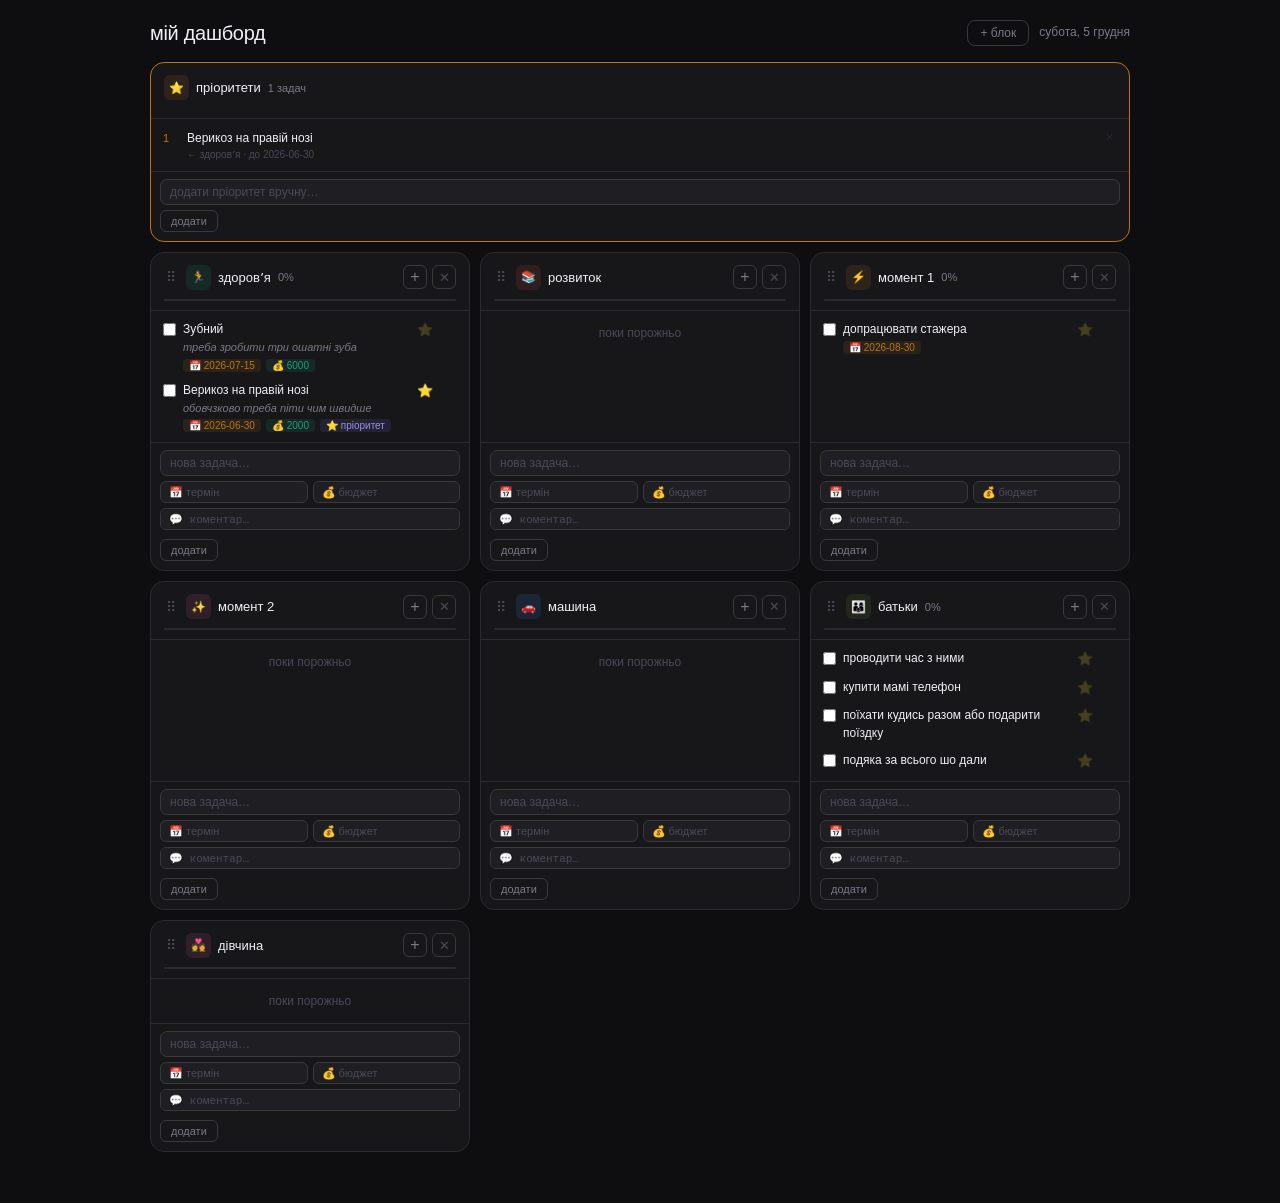
<file: dashboard-3.html>
<!DOCTYPE html>
<html lang="uk">
<head>
<meta charset="UTF-8"/>
<meta name="viewport" content="width=device-width, initial-scale=1.0"/>
<title>мій дашборд</title>
<style>
*{box-sizing:border-box;margin:0;padding:0}
:root{
  --bg:#0e0e10;--surface:#17171a;--surface2:#1f1f23;
  --border:#2a2a30;--border2:#38383f;
  --text:#f0eff4;--muted:#7a7987;--hint:#4a4958;
  --accent:#7f77dd;--warn:#ba7517;
}
body{font-family:-apple-system,BlinkMacSystemFont,'Segoe UI',sans-serif;background:var(--bg);color:var(--text);min-height:100vh;padding:20px 14px 48px}
header{max-width:980px;margin:0 auto 16px;display:flex;align-items:center;justify-content:space-between;gap:12px;flex-wrap:wrap}
header h1{font-size:20px;font-weight:500;letter-spacing:-.3px}
.header-right{display:flex;align-items:center;gap:10px}
.meta{font-size:12px;color:var(--muted);text-align:right;line-height:1.6}
.btn-add-block{font-size:12px;padding:5px 12px;background:transparent;border:0.5px solid var(--border2);border-radius:8px;color:var(--muted);cursor:pointer;transition:all .15s;white-space:nowrap}
.btn-add-block:hover{border-color:var(--text);color:var(--text)}
.priority-wrap{max-width:980px;margin:0 auto 10px}
.grid{max-width:980px;margin:0 auto;display:grid;grid-template-columns:repeat(auto-fill,minmax(290px,1fr));gap:10px}
.block{background:var(--surface);border:0.5px solid var(--border);border-radius:14px;overflow:hidden;display:flex;flex-direction:column;transition:opacity .2s,transform .2s}
.block.priority-block{border-color:var(--warn)}
.block.dragging{opacity:.4;transform:scale(.98)}
.block.drag-over{border-color:var(--accent)}
.block-top{padding:12px 13px 9px;border-bottom:0.5px solid var(--border)}
.block-head{display:flex;align-items:center;gap:8px;margin-bottom:9px}
.drag-handle{cursor:grab;color:var(--hint);font-size:14px;flex-shrink:0;padding:0 2px;user-select:none}
.drag-handle:active{cursor:grabbing}
.block-name{display:flex;align-items:center;gap:7px;font-size:13px;font-weight:500;flex:1}
.block-icon{width:25px;height:25px;border-radius:6px;display:flex;align-items:center;justify-content:center;font-size:12px;flex-shrink:0}
.pct{font-size:11px;color:var(--muted);font-weight:400}
.head-actions{display:flex;gap:5px}
.add-btn{width:24px;height:24px;background:transparent;border:0.5px solid var(--border2);border-radius:6px;color:var(--muted);cursor:pointer;font-size:16px;display:flex;align-items:center;justify-content:center;transition:all .15s}
.add-btn:hover{border-color:var(--text);color:var(--text)}
.del-block-btn{width:24px;height:24px;background:transparent;border:0.5px solid var(--border2);border-radius:6px;color:var(--hint);cursor:pointer;font-size:13px;display:flex;align-items:center;justify-content:center;transition:all .15s}
.del-block-btn:hover{border-color:#e24b4a;color:#e24b4a}
.bar-wrap{height:2px;background:var(--border);border-radius:2px;overflow:hidden}
.bar-fill{height:100%;border-radius:2px;transition:width .4s ease}
.tasks{padding:5px 7px;flex:1;min-height:44px}
.task{display:flex;align-items:flex-start;gap:7px;padding:5px 5px;border-radius:7px;transition:background .1s}
.task:hover{background:var(--surface2)}
.task input[type=checkbox]{margin-top:2px;flex-shrink:0;cursor:pointer;accent-color:var(--accent);width:13px;height:13px}
.tinfo{flex:1;min-width:0}
.ttext{font-size:12px;line-height:1.45;color:var(--text);word-break:break-word}
.ttext.done{text-decoration:line-through;color:var(--hint)}
.tmeta{display:flex;gap:5px;margin-top:3px;flex-wrap:wrap;align-items:center}
.tag{font-size:10px;padding:1px 6px;border-radius:4px;display:inline-flex;align-items:center;gap:2px;white-space:nowrap}
.tag-date{background:#ba751720;color:#ba7517}
.tag-budget{background:#1d9e7520;color:#1d9e75}
.tag-priority{background:#7f77dd20;color:#9990e8}
.tcomment{font-size:11px;color:var(--muted);margin-top:2px;font-style:italic;line-height:1.4;word-break:break-word}
.star-btn{background:none;border:none;cursor:pointer;font-size:13px;padding:1px 2px;flex-shrink:0;opacity:.2;transition:opacity .15s;line-height:1;margin-top:1px}
.star-btn.on{opacity:1}
.star-btn:hover{opacity:.7}
.del{opacity:0;font-size:11px;color:var(--hint);cursor:pointer;padding:1px 3px;flex-shrink:0;line-height:1.5;transition:opacity .1s}
.task:hover .del{opacity:1}
.del:hover{color:var(--muted)}
.empty{font-size:12px;color:var(--hint);text-align:center;padding:10px 0}
.inp-area{border-top:0.5px solid var(--border);padding:7px 9px 9px}
.inp{width:100%;font-size:12px;background:var(--surface2);border:0.5px solid var(--border2);border-radius:7px;padding:5px 9px;color:var(--text);outline:none;transition:border-color .15s;margin-bottom:5px}
.inp:focus{border-color:var(--accent)}
.inp::placeholder{color:var(--hint)}
.extra-fields{display:grid;grid-template-columns:1fr 1fr;gap:5px;margin-bottom:5px}
.inp-sm{font-size:11px;background:var(--surface2);border:0.5px solid var(--border2);border-radius:6px;padding:4px 8px;color:var(--text);outline:none;transition:border-color .15s;width:100%}
.inp-sm:focus{border-color:var(--accent)}
.inp-sm::placeholder{color:var(--hint)}
.inp-comment{width:100%;font-size:11px;background:var(--surface2);border:0.5px solid var(--border2);border-radius:6px;padding:4px 8px;color:var(--text);outline:none;transition:border-color .15s;margin-bottom:5px;resize:none}
.inp-comment:focus{border-color:var(--accent)}
.inp-comment::placeholder{color:var(--hint)}
.save{font-size:11px;padding:4px 10px;background:transparent;border:0.5px solid var(--border2);border-radius:6px;color:var(--muted);cursor:pointer;transition:all .15s}
.save:hover{border-color:var(--text);color:var(--text)}
.p-item{display:flex;align-items:flex-start;gap:8px;padding:6px 5px;border-radius:7px;transition:background .1s}
.p-item:hover{background:var(--surface2)}
.p-num{font-size:11px;color:var(--warn);font-weight:500;min-width:16px;margin-top:2px;flex-shrink:0}
.p-body{flex:1;min-width:0}
.p-text{font-size:12px;color:var(--text);line-height:1.4;word-break:break-word}
.p-src{font-size:10px;color:var(--hint);margin-top:2px}
.p-del{font-size:11px;color:var(--hint);cursor:pointer;opacity:.3;padding:1px 3px;flex-shrink:0;transition:opacity .1s}
.p-item:hover .p-del{opacity:1}
.p-del:hover{color:var(--muted)}
.modal-bg{display:none;position:fixed;inset:0;background:rgba(0,0,0,.6);z-index:100;align-items:center;justify-content:center}
.modal-bg.open{display:flex}
.modal{background:var(--surface);border:0.5px solid var(--border2);border-radius:16px;padding:20px;width:300px;max-width:90vw}
.modal h2{font-size:15px;font-weight:500;margin-bottom:14px}
.modal-inp{width:100%;font-size:13px;background:var(--surface2);border:0.5px solid var(--border2);border-radius:8px;padding:7px 10px;color:var(--text);outline:none;margin-bottom:10px}
.modal-inp:focus{border-color:var(--accent)}
.modal-inp::placeholder{color:var(--hint)}
.emoji-pick{display:flex;flex-wrap:wrap;gap:6px;margin-bottom:14px}
.ep{font-size:18px;cursor:pointer;padding:4px;border-radius:6px;border:1.5px solid transparent;transition:border-color .1s}
.ep.sel{border-color:var(--accent)}
.ep:hover{border-color:var(--border2)}
.modal-actions{display:flex;gap:8px;justify-content:flex-end}
.modal-btn{font-size:12px;padding:6px 14px;border-radius:8px;cursor:pointer;border:0.5px solid var(--border2);background:transparent;color:var(--muted);transition:all .15s}
.modal-btn:hover{border-color:var(--text);color:var(--text)}
.modal-btn.primary{background:var(--accent);border-color:var(--accent);color:#fff}
.modal-btn.primary:hover{opacity:.85}
@media(max-width:480px){
  .grid{grid-template-columns:1fr}
  header{flex-direction:column;align-items:flex-start}
  .meta{text-align:left}
  .extra-fields{grid-template-columns:1fr}
}
</style>
</head>
<body>

<header>
  <h1>мій дашборд</h1>
  <div class="header-right">
    <button class="btn-add-block" onclick="openModal()">+ блок</button>
    <div class="meta" id="meta"></div>
  </div>
</header>

<div class="priority-wrap" id="priority-wrap"></div>
<div class="grid" id="grid"></div>

<div class="modal-bg" id="modal-bg">
  <div class="modal">
    <h2>новий блок</h2>
    <input class="modal-inp" id="modal-name" placeholder="назва блоку…" onkeydown="if(event.key==='Enter')confirmModal()"/>
    <div class="emoji-pick" id="emoji-pick"></div>
    <div class="modal-actions">
      <button class="modal-btn" onclick="closeModal()">скасувати</button>
      <button class="modal-btn primary" onclick="confirmModal()">створити</button>
    </div>
  </div>
</div>

<script>
const EMOJIS=['🎯','🏃','🚗','📚','⚡','✨','👨‍👩‍👦','💑','💪','🧠','💼','🏠','💰','🎵','✈️','🌱','🔧','📱','❤️','🎓'];
const COLORS=['#7f77dd','#1d9e75','#378add','#d85a30','#ba7517','#d4537e','#639922','#993556','#185fa5','#0f6e56'];

const DEFAULT_BLOCKS=[
  {id:'health', label:'здоровʼя',   icon:'🏃', color:'#1d9e75'},
  {id:'car',    label:'машина',     icon:'🚗', color:'#378add'},
  {id:'growth', label:'розвиток',   icon:'📚', color:'#d85a30'},
  {id:'moment1',label:'момент 1',   icon:'⚡', color:'#ba7517'},
  {id:'moment2',label:'момент 2',   icon:'✨', color:'#d4537e'},
  {id:'parents',label:'батьки',     icon:'👨‍👩‍👦', color:'#639922'},
  {id:'girl',   label:'дівчина',    icon:'💑', color:'#d4537e'},
];

function blocksKey(){return'db_blocks_v2'}
function lsKey(id){return'tasks_v2_'+id}
function pKey(){return'priorities_v2'}

function loadBlocks(){
  try{
    const r=localStorage.getItem(blocksKey());
    if(r)return JSON.parse(r);
  }catch{}
  localStorage.setItem(blocksKey(),JSON.stringify(DEFAULT_BLOCKS));
  return DEFAULT_BLOCKS;
}
function saveBlocks(b){try{localStorage.setItem(blocksKey(),JSON.stringify(b))}catch{}}
function loadTasks(id){try{const r=localStorage.getItem(lsKey(id));return r?JSON.parse(r):[]}catch{return[]}}
function saveTasks(id,t){try{localStorage.setItem(lsKey(id),JSON.stringify(t))}catch{}}
function loadP(){try{const r=localStorage.getItem(pKey());return r?JSON.parse(r):[]}catch{return[]}}
function saveP(p){try{localStorage.setItem(pKey(),JSON.stringify(p))}catch{}}
function esc(t){const d=document.createElement('div');d.textContent=t;return d.innerHTML}
function getLabelById(id){const b=loadBlocks().find(b=>b.id===id);return b?b.label:id}

let selectedEmoji=EMOJIS[0];
let colorIdx=0;

function openModal(){
  selectedEmoji=EMOJIS[0];
  colorIdx=Math.floor(Math.random()*COLORS.length);
  document.getElementById('modal-name').value='';
  const pick=document.getElementById('emoji-pick');
  pick.innerHTML='';
  EMOJIS.forEach(e=>{
    const s=document.createElement('span');
    s.className='ep'+(e===selectedEmoji?' sel':'');
    s.textContent=e;
    s.onclick=()=>{selectedEmoji=e;document.querySelectorAll('.ep').forEach(x=>x.classList.remove('sel'));s.classList.add('sel')};
    pick.appendChild(s);
  });
  document.getElementById('modal-bg').classList.add('open');
  setTimeout(()=>document.getElementById('modal-name').focus(),100);
}

function closeModal(){document.getElementById('modal-bg').classList.remove('open')}

function confirmModal(){
  const name=document.getElementById('modal-name').value.trim();
  if(!name)return;
  const blocks=loadBlocks();
  const id='block_'+Date.now();
  blocks.push({id,label:name,icon:selectedEmoji,color:COLORS[colorIdx%COLORS.length]});
  saveBlocks(blocks);
  closeModal();
  rebuildGrid();
}

document.getElementById('modal-bg').addEventListener('click',function(e){if(e.target===this)closeModal()});

function renderPriority(){
  const wrap=document.getElementById('priority-wrap');
  const items=loadP();
  wrap.innerHTML='';
  const block=document.createElement('div');
  block.className='block priority-block';
  block.innerHTML=`
    <div class="block-top">
      <div class="block-head">
        <div class="block-name">
          <div class="block-icon" style="background:#ba751722">⭐</div>
          пріоритети
          <span class="pct">${items.length?items.length+' задач':''}</span>
        </div>
      </div>
    </div>
    <div class="tasks" id="p-tasks"></div>
    <div class="inp-area">
      <input class="inp" id="p-inp" placeholder="додати пріоритет вручну…" onkeydown="if(event.key==='Enter')addPriority()"/>
      <button class="save" onclick="addPriority()">додати</button>
    </div>
  `;
  wrap.appendChild(block);
  const ct=document.getElementById('p-tasks');
  if(!items.length){ct.innerHTML='<div class="empty">поки порожньо — став ⭐ на задачу або пиши вручну</div>';return;}
  items.forEach((item,i)=>{
    const row=document.createElement('div');
    row.className='p-item';
    row.innerHTML=`
      <div class="p-num">${i+1}</div>
      <div class="p-body">
        <div class="p-text">${esc(item.text)}</div>
        <div class="p-src">${item.blockId?'← '+getLabelById(item.blockId)+(item.date?' · до '+esc(item.date):''):'← вручну'}</div>
      </div>
      <span class="p-del" onclick="removePriority(${i},'${item.blockId||''}',${item.taskIdx!==undefined?item.taskIdx:-1})">✕</span>
    `;
    ct.appendChild(row);
  });
}

function addPriority(){
  const inp=document.getElementById('p-inp');
  const text=(inp.value||'').trim();
  if(!text)return;
  const items=loadP();
  items.push({text});
  saveP(items);
  inp.value='';
  renderPriority();
}

function removePriority(i,blockId,taskIdx){
  const items=loadP();
  items.splice(i,1);
  saveP(items);
  if(blockId&&taskIdx>=0){
    const tasks=loadTasks(blockId);
    if(tasks[taskIdx]){tasks[taskIdx].priority=false;saveTasks(blockId,tasks);}
    renderBlock(blockId);
  }
  renderPriority();
}

function renderBlock(id){
  const blocks=loadBlocks();
  const block=blocks.find(b=>b.id===id);
  if(!block)return;
  const tasks=loadTasks(id);
  const ct=document.getElementById('t_'+id);
  if(!ct)return;
  const done=tasks.filter(t=>t.done).length;
  const total=tasks.length;
  const pct=total?Math.round(done/total*100):0;
  const fill=document.getElementById('f_'+id);
  if(fill)fill.style.width=pct+'%';
  const pctEl=document.getElementById('pct_'+id);
  if(pctEl)pctEl.textContent=total?pct+'%':'';
  if(!tasks.length){ct.innerHTML='<div class="empty">поки порожньо</div>';return;}
  ct.innerHTML='';
  tasks.forEach((t,i)=>{
    const row=document.createElement('div');
    row.className='task';
    let metaHtml='';
    if(t.date||t.budget||t.priority){
      metaHtml='<div class="tmeta">';
      if(t.date)metaHtml+=`<span class="tag tag-date">📅 ${esc(t.date)}</span>`;
      if(t.budget)metaHtml+=`<span class="tag tag-budget">💰 ${esc(t.budget)}</span>`;
      if(t.priority)metaHtml+=`<span class="tag tag-priority">⭐ пріоритет</span>`;
      metaHtml+='</div>';
    }
    const comm=t.comment?`<div class="tcomment">${esc(t.comment)}</div>`:'';
    row.innerHTML=`
      <input type="checkbox" ${t.done?'checked':''} onchange="toggleTask('${id}',${i})"/>
      <div class="tinfo">
        <div class="ttext${t.done?' done':''}">${esc(t.text)}</div>
        ${comm}${metaHtml}
      </div>
      <button class="star-btn${t.priority?' on':''}" onclick="togglePriority('${id}',${i})" title="у пріоритети">⭐</button>
      <span class="del" onclick="delTask('${id}',${i})">✕</span>
    `;
    ct.appendChild(row);
  });
}

function toggleTask(id,i){
  const tasks=loadTasks(id);
  if(tasks[i])tasks[i].done=!tasks[i].done;
  saveTasks(id,tasks);
  renderBlock(id);
}

function togglePriority(id,i){
  const tasks=loadTasks(id);
  if(!tasks[i])return;
  const t=tasks[i];
  const priorities=loadP();
  if(t.priority){
    t.priority=false;
    const idx=priorities.findIndex(p=>p.blockId===id&&p.taskIdx===i);
    if(idx>=0)priorities.splice(idx,1);
  } else {
    t.priority=true;
    priorities.push({text:t.text,blockId:id,taskIdx:i,date:t.date||''});
  }
  saveTasks(id,tasks);
  saveP(priorities);
  renderBlock(id);
  renderPriority();
}

function delTask(id,i){
  const tasks=loadTasks(id);
  if(tasks[i]&&tasks[i].priority){
    const priorities=loadP();
    const idx=priorities.findIndex(p=>p.blockId===id&&p.taskIdx===i);
    if(idx>=0)priorities.splice(idx,1);
    saveP(priorities);
  }
  tasks.splice(i,1);
  saveTasks(id,tasks);
  renderBlock(id);
  renderPriority();
}

function addTask(id){
  const inp=document.getElementById('i_'+id);
  const dateI=document.getElementById('d_'+id);
  const budgetI=document.getElementById('b_'+id);
  const commentI=document.getElementById('c_'+id);
  const text=(inp&&inp.value||'').trim();
  if(!text)return;
  const tasks=loadTasks(id);
  tasks.push({text,date:(dateI&&dateI.value)||'',budget:(budgetI&&budgetI.value)||'',comment:(commentI&&commentI.value)||'',done:false,priority:false});
  saveTasks(id,tasks);
  inp.value='';
  if(dateI)dateI.value='';
  if(budgetI)budgetI.value='';
  if(commentI)commentI.value='';
  renderBlock(id);
}

function deleteBlock(id){
  if(!confirm('Видалити блок разом із задачами?'))return;
  const blocks=loadBlocks().filter(b=>b.id!==id);
  saveBlocks(blocks);
  localStorage.removeItem(lsKey(id));
  const priorities=loadP().filter(p=>p.blockId!==id);
  saveP(priorities);
  rebuildGrid();
  renderPriority();
}

let dragSrc=null;

function buildBlockEl(b){
  const div=document.createElement('div');
  div.className='block';
  div.dataset.id=b.id;
  div.draggable=true;
  div.innerHTML=`
    <div class="block-top">
      <div class="block-head">
        <span class="drag-handle" title="перетягнути">⠿</span>
        <div class="block-name">
          <div class="block-icon" style="background:${b.color}22">${b.icon}</div>
          ${esc(b.label)}
          <span class="pct" id="pct_${b.id}"></span>
        </div>
        <div class="head-actions">
          <button class="add-btn" onclick="document.getElementById('i_${b.id}').focus()" aria-label="додати">+</button>
          <button class="del-block-btn" onclick="deleteBlock('${b.id}')" title="видалити блок">✕</button>
        </div>
      </div>
      <div class="bar-wrap"><div class="bar-fill" id="f_${b.id}" style="background:${b.color};width:0%"></div></div>
    </div>
    <div class="tasks" id="t_${b.id}"></div>
    <div class="inp-area">
      <input class="inp" id="i_${b.id}" placeholder="нова задача…" onkeydown="if(event.key==='Enter')addTask('${b.id}')"/>
      <div class="extra-fields">
        <input class="inp-sm" id="d_${b.id}" placeholder="📅 термін"/>
        <input class="inp-sm" id="b_${b.id}" placeholder="💰 бюджет"/>
      </div>
      <textarea class="inp-comment" id="c_${b.id}" placeholder="💬 коментар…" rows="1"></textarea>
      <button class="save" onclick="addTask('${b.id}')">додати</button>
    </div>
  `;
  div.addEventListener('dragstart',e=>{dragSrc=div;div.classList.add('dragging');e.dataTransfer.effectAllowed='move'});
  div.addEventListener('dragend',()=>{div.classList.remove('dragging');document.querySelectorAll('.block').forEach(b=>b.classList.remove('drag-over'))});
  div.addEventListener('dragover',e=>{e.preventDefault();if(div!==dragSrc)div.classList.add('drag-over')});
  div.addEventListener('dragleave',()=>div.classList.remove('drag-over'));
  div.addEventListener('drop',e=>{
    e.preventDefault();
    div.classList.remove('drag-over');
    if(!dragSrc||dragSrc===div)return;
    const grid=document.getElementById('grid');
    const children=[...grid.children];
    const fromIdx=children.indexOf(dragSrc);
    const toIdx=children.indexOf(div);
    if(fromIdx<0||toIdx<0)return;
    if(fromIdx<toIdx)grid.insertBefore(dragSrc,div.nextSibling);
    else grid.insertBefore(dragSrc,div);
    const newOrder=[...grid.children].map(el=>el.dataset.id);
    const blocks=loadBlocks();
    const sorted=newOrder.map(id=>blocks.find(b=>b.id===id)).filter(Boolean);
    saveBlocks(sorted);
  });
  return div;
}

function rebuildGrid(){
  const grid=document.getElementById('grid');
  grid.innerHTML='';
  loadBlocks().forEach(b=>{
    const el=buildBlockEl(b);
    grid.appendChild(el);
    renderBlock(b.id);
  });
}

rebuildGrid();
renderPriority();

const mons=['січня','лютого','березня','квітня','травня','червня','липня','серпня','вересня','жовтня','листопада','грудня'];
const ds=['неділя','понеділок','вівторок','середа','четвер','пʼятниця','субота'];
const now=new Date();
document.getElementById('meta').textContent=ds[now.getDay()]+', '+now.getDate()+' '+mons[now.getMonth()];
</script>
</body>
</html>
</file>
